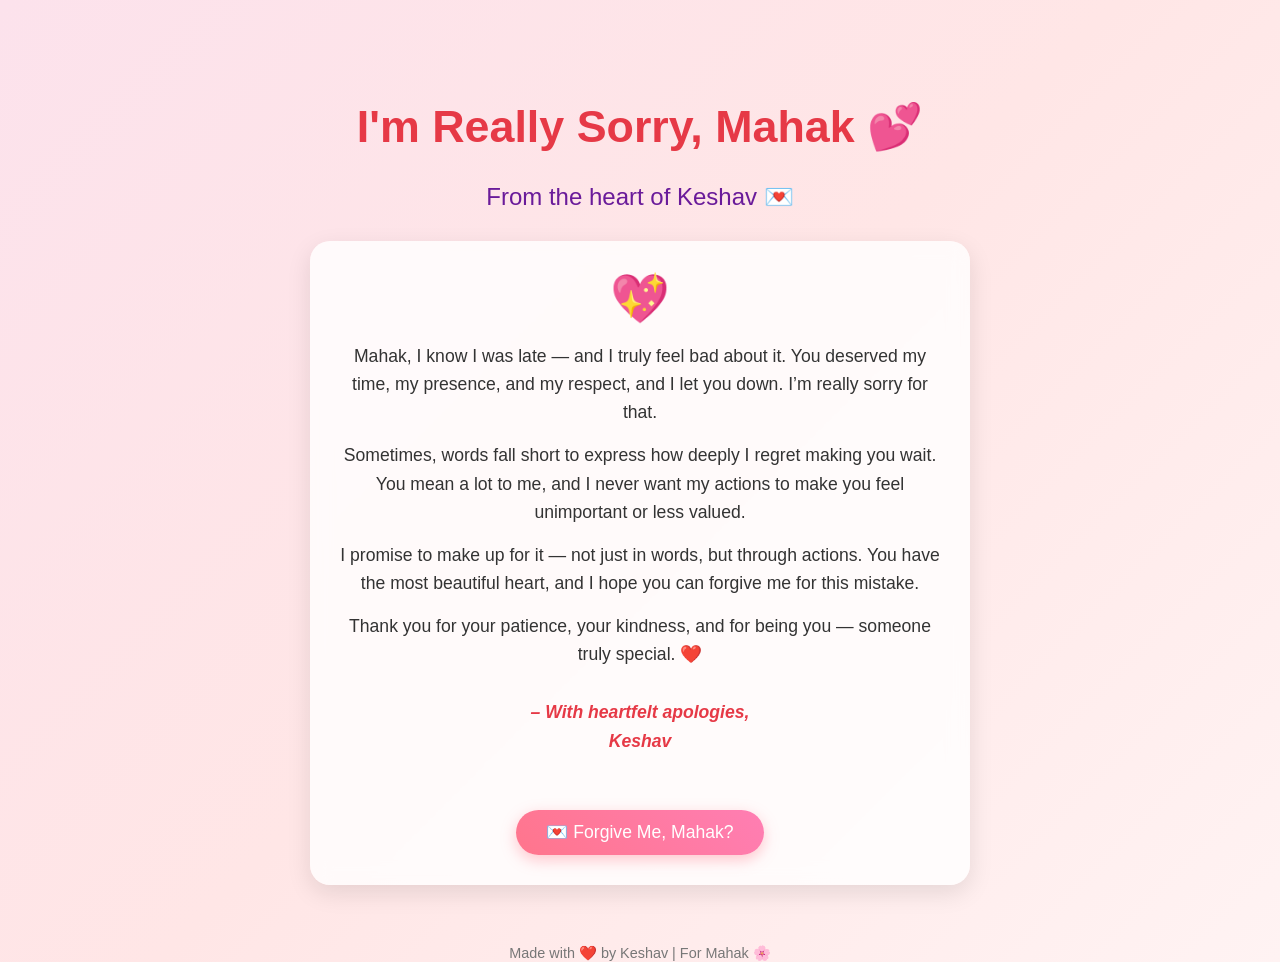
<file: index.html>
<!DOCTYPE html>
<html lang="en">
<head>
<meta charset="UTF-8">
<meta name="viewport" content="width=device-width, initial-scale=1.0">
<title>Sorry Mahak 💖</title>
<style>
  body {
    margin: 0;
    font-family: 'Poppins', sans-serif;
    background: linear-gradient(135deg, #fce2ec, #ffe6e6, #fff3f3);
    color: #333;
    overflow-x: hidden;
    text-align: center;
  }

  h1 {
    font-size: 2.8em;
    margin-top: 100px;
    color: #e63946;
    animation: fadeIn 2s ease-in-out;
  }

  h2 {
    color: #6a1b9a;
    font-size: 1.5em;
    font-weight: 400;
    margin: 10px 0 30px;
    animation: fadeIn 3s ease-in-out;
  }

  .heart {
    color: #ff4d6d;
    font-size: 3em;
    animation: heartbeat 1.5s infinite;
  }

  .container {
    max-width: 600px;
    margin: 0 auto;
    padding: 30px;
    background: rgba(255, 255, 255, 0.8);
    border-radius: 20px;
    box-shadow: 0 8px 25px rgba(0, 0, 0, 0.1);
    backdrop-filter: blur(10px);
    animation: slideUp 1.5s ease;
  }

  p {
    line-height: 1.6;
    font-size: 1.1em;
    margin: 15px 0;
  }

  .signature {
    margin-top: 30px;
    font-style: italic;
    font-weight: bold;
    color: #e63946;
  }

  button {
    margin-top: 40px;
    background: linear-gradient(45deg, #ff758c, #ff7eb3);
    color: white;
    padding: 12px 30px;
    border: none;
    border-radius: 30px;
    cursor: pointer;
    font-size: 1.1em;
    box-shadow: 0 5px 15px rgba(255, 118, 136, 0.4);
    transition: transform 0.3s ease, box-shadow 0.3s ease;
  }

  button:hover {
    transform: translateY(-3px);
    box-shadow: 0 8px 20px rgba(255, 118, 136, 0.5);
  }

  footer {
    margin-top: 60px;
    font-size: 0.9em;
    color: #777;
  }

  @keyframes fadeIn {
    from { opacity: 0; transform: translateY(20px); }
    to { opacity: 1; transform: translateY(0); }
  }

  @keyframes slideUp {
    from { opacity: 0; transform: translateY(50px); }
    to { opacity: 1; transform: translateY(0); }
  }

  @keyframes heartbeat {
    0%, 100% { transform: scale(1); }
    50% { transform: scale(1.2); }
  }

  /* Mobile Responsive */
  @media (max-width: 600px) {
    h1 { font-size: 2.2em; margin-top: 60px; }
    h2 { font-size: 1.2em; }
    .container { margin: 20px; padding: 25px; }
    p { font-size: 1em; }
    button { padding: 10px 25px; font-size: 1em; }
  }
</style>
</head>
<body>

  <h1>I'm Really Sorry, Mahak 💕</h1>
  <h2>From the heart of Keshav 💌</h2>

  <div class="container">
    <div class="heart">💖</div>
    <p>Mahak, I know I was late — and I truly feel bad about it. You deserved my time, my presence, and my respect, and I let you down. I’m really sorry for that.</p>

    <p>Sometimes, words fall short to express how deeply I regret making you wait. You mean a lot to me, and I never want my actions to make you feel unimportant or less valued.</p>

    <p>I promise to make up for it — not just in words, but through actions. You have the most beautiful heart, and I hope you can forgive me for this mistake.</p>

    <p>Thank you for your patience, your kindness, and for being you — someone truly special. ❤️</p>

    <p class="signature">– With heartfelt apologies,<br>Keshav</p>

    <button onclick="showLove()">💌 Forgive Me, Mahak?</button>
  </div>

  <footer>Made with ❤️ by Keshav | For Mahak 🌸</footer>

<script>
  function showLove() {
    const btn = document.querySelector("button");
    btn.innerText = "💖 Thank You, Mahak 💖";
    btn.style.background = "linear-gradient(45deg, #ff9a9e, #fad0c4)";
    btn.disabled = true;
    const confetti = document.createElement("div");
    confetti.innerHTML = "🎉💐💞🌸🌷🌺💖✨";
    confetti.style.fontSize = "2em";
    confetti.style.marginTop = "20px";
    confetti.style.animation = "fadeIn 1.5s ease";
    document.querySelector(".container").appendChild(confetti);
  }
</script>

</body>
</html>
</file>
